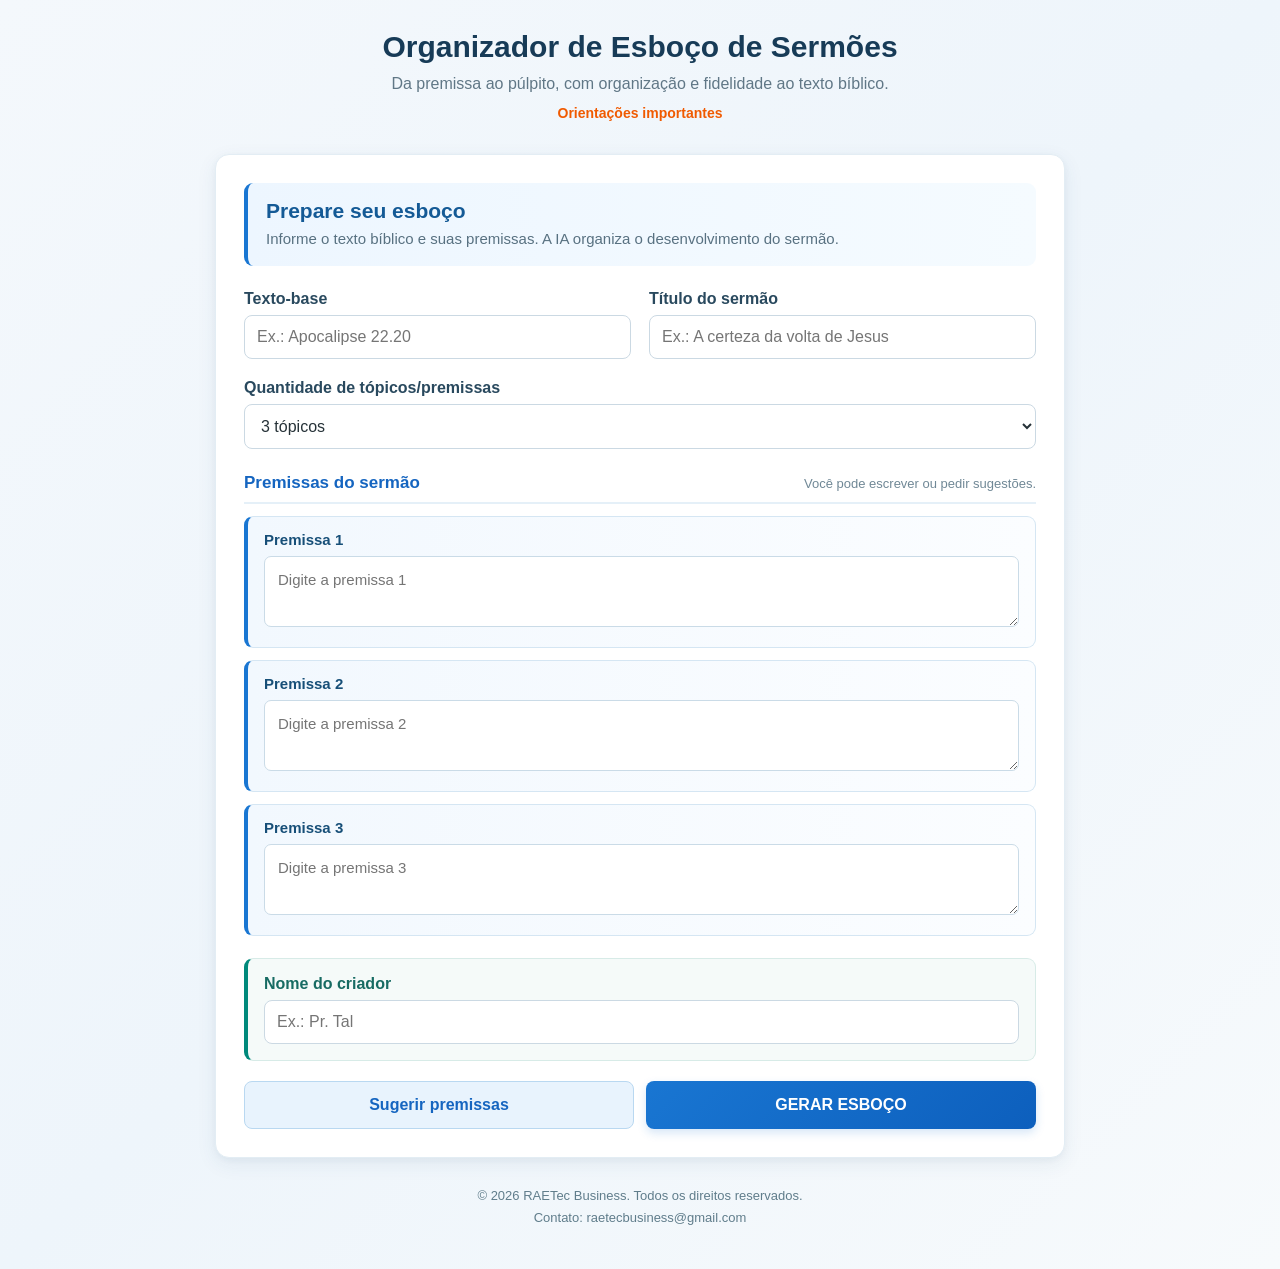
<file: Frontend/index.html>
<!DOCTYPE html>
<html lang="pt-BR">

<head>
    <meta charset="UTF-8">
    <meta name="viewport" content="width=device-width, initial-scale=1.0">

    <title>Organizador de Esboço de Sermões</title>

    <link rel="stylesheet" href="style.css">
</head>

<body>

    <main class="container">

        <!-- =====================================================
             CABEÇALHO
        ====================================================== -->

        <header class="cabecalho">

            <div class="marca">
                <span class="marca-linha"></span>

                <div>
                    <h1>Organizador de Esboço de Sermões</h1>

                    <p class="subtitulo">
                        Da premissa ao púlpito, com organização e fidelidade ao texto bíblico.

                        <a href="orientacoes.html" class="link-orientacoes"> 
                            Orientações importantes  
                        </a>
                    </p>
                </div>
            </div>

        </header>


        <!-- =====================================================
             FORMULÁRIO
        ====================================================== -->

        <section class="formulario">

            <div class="cabecalho-formulario">
                <h2>Prepare seu esboço</h2>

                <p>
                    Informe o texto bíblico e suas premissas.
                    A IA organiza o desenvolvimento do sermão.
                </p>
            </div>


            <!-- TEXTO-BASE + TÍTULO -->

            <div class="linha-campos">

                <div class="campo">
                    <label for="textoBase">
                        Texto-base
                    </label>

                    <input
                        type="text"
                        id="textoBase"
                        placeholder="Ex.: Apocalipse 22.20"
                    >
                </div>


                <div class="campo">
                    <label for="titulo">
                        Título do sermão
                    </label>

                    <input
                        type="text"
                        id="titulo"
                        placeholder="Ex.: A certeza da volta de Jesus"
                    >
                </div>

            </div>


            <!-- QUANTIDADE DE TÓPICOS -->

            <div class="campo campo-quantidade">

                <label for="quantidadeTopicos">
                    Quantidade de tópicos/premissas
                </label>

                <select id="quantidadeTopicos">

                    <option value="1">
                        1 tópico
                    </option>

                    <option value="2">
                        2 tópicos
                    </option>

                    <option value="3" selected>
                        3 tópicos
                    </option>

                    <option value="4">
                        4 tópicos
                    </option>

                    <option value="5">
                        5 tópicos
                    </option>

                    <option value="6">
                        6 tópicos
                    </option>

                </select>

            </div>


            <!-- PREMISSAS -->

            <div class="secao-premissas">

                <div class="titulo-secao">
                    <span>Premissas do sermão</span>

                    <small>
                        Você pode escrever ou pedir sugestões.
                    </small>
                </div>


                <!-- CAMPOS CRIADOS PELO JAVASCRIPT -->

                <div id="premissasContainer"></div>

            </div>


            <!-- CRIADOR -->

            <div class="campo campo-criador">

                <label for="criador">
                    Nome do criador
                </label>

                <input
                    type="text"
                    id="criador"
                    placeholder="Ex.: Pr. Tal"
                >

            </div>


            <!-- BOTÕES -->

            <div class="acoes-formulario">

                <button
                    type="button"
                    id="btnSugerir"
                    class="botao-secundario"
                >
                    Sugerir premissas
                </button>


                <button
                    type="button"
                    id="btnGerar"
                    class="botao-principal"
                >
                    GERAR ESBOÇO
                </button>

            </div>

        </section>


        <!-- =====================================================
             RESULTADO
        ====================================================== -->

        <section
            id="resultado"
            class="resultado"
            style="display: none;"
        >

            <div class="cabecalho-resultado">

                <div>
                    <span class="resultado-etiqueta">
                        Esboço pronto
                    </span>

                    <h2>Esboço Gerado</h2>
                </div>

            </div>


            <!-- TEXTO DO ESBOÇO -->

            <div
                id="conteudoResultado"
                class="conteudo-resultado"
            ></div>


            <!-- EXPORTAR PARA WORD -->

            <div class="acoes-resultado">

                <button
                    type="button"
                    id="btnExportarWord"
                    class="botao-principal"
                    style="display: none;"
                >
                    EXPORTAR PARA WORD
                </button>

            </div>

        </section>


        <!-- =====================================================
             RODAPÉ
        ====================================================== -->

        <footer class="rodape">
    <p>© 2026 RAETec Business. Todos os direitos reservados.</p>
    <p>Contato: raetecbusiness@gmail.com</p>
</footer>

    </main>


    <!-- JAVASCRIPT -->

    <script src="script.js"></script>

</body>

</html>
</file>
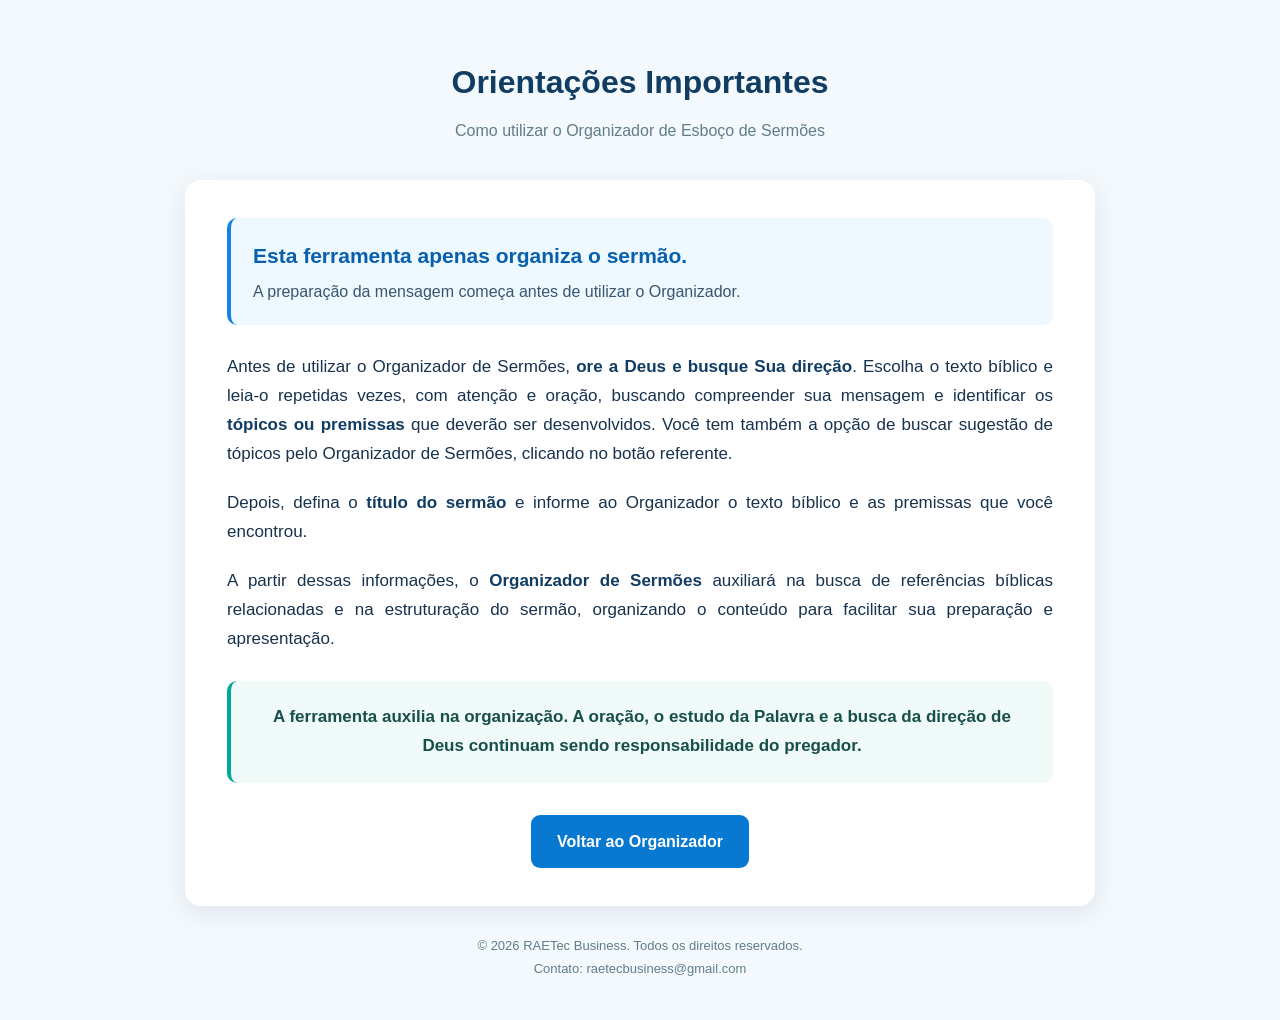
<file: Frontend/orientacoes.html>
<!DOCTYPE html>
<html lang="pt-BR">
<head>
    <meta charset="UTF-8">

    <meta name="viewport" content="width=device-width, initial-scale=1.0">

    <meta
        name="description"
        content="Orientações importantes para utilização do Organizador de Esboço de Sermões."
    >

    <title>Orientações Importantes | Organizador de Esboço de Sermões</title>

    <style>
        * {
            box-sizing: border-box;
            margin: 0;
            padding: 0;
        }

        body {
            font-family: Arial, Helvetica, sans-serif;
            background: #f4f9fd;
            color: #17324d;
            line-height: 1.7;
            min-height: 100vh;
        }

        .pagina {
            width: 100%;
            max-width: 950px;
            margin: 0 auto;
            padding: 55px 20px 30px;
        }

        .cabecalho {
            text-align: center;
            margin-bottom: 35px;
        }

        .cabecalho h1 {
            color: #123d63;
            font-size: 32px;
            margin-bottom: 8px;
        }

        .cabecalho p {
            color: #607d8b;
            font-size: 16px;
        }

        .cartao {
            background: #ffffff;
            border-radius: 16px;
            padding: 38px 42px;
            box-shadow: 0 6px 24px rgba(23, 50, 77, 0.10);
        }

        .destaque {
            background: #eef8ff;
            border-left: 4px solid #1683e2;
            border-radius: 10px;
            padding: 20px 22px;
            margin-bottom: 28px;
        }

        .destaque h2 {
            color: #075fae;
            font-size: 21px;
            margin-bottom: 5px;
        }

        .destaque p {
            color: #38566f;
            margin: 0;
        }

        .conteudo p {
            font-size: 17px;
            margin-bottom: 20px;
            text-align: justify;
        }

        .conteudo strong {
            color: #123d63;
        }

        .mensagem-final {
            margin-top: 28px;
            padding: 22px;
            background: #f0faf8;
            border-left: 4px solid #00a896;
            border-radius: 10px;
            font-size: 17px;
            font-weight: 600;
            color: #174f4a;
            text-align: center;
        }

        .area-botao {
            text-align: center;
            margin-top: 32px;
        }

        .botao-voltar {
            display: inline-block;
            background: #0879d1;
            color: #ffffff;
            text-decoration: none;
            font-weight: 700;
            font-size: 16px;
            padding: 13px 26px;
            border-radius: 9px;
            transition: 0.2s ease;
        }

        .botao-voltar:hover {
            background: #0564ad;
            transform: translateY(-1px);
        }

        .rodape {
            text-align: center;
            color: #607d8b;
            font-size: 13px;
            line-height: 1.6;
            padding: 30px 10px 10px;
        }

        .rodape p {
            margin: 0;
        }

        .rodape p + p {
            margin-top: 2px;
        }

        @media (max-width: 700px) {
            .pagina {
                padding: 30px 14px 20px;
            }

            .cabecalho h1 {
                font-size: 26px;
            }

            .cabecalho p {
                font-size: 15px;
            }

            .cartao {
                padding: 25px 20px;
                border-radius: 12px;
            }

            .conteudo p {
                font-size: 16px;
                text-align: left;
            }

            .destaque {
                padding: 18px;
            }

            .destaque h2 {
                font-size: 19px;
            }

            .mensagem-final {
                font-size: 16px;
                padding: 18px;
            }

            .botao-voltar {
                width: 100%;
                padding: 14px;
            }

            .rodape {
                padding: 20px 5px 8px;
                font-size: 12px;
            }
        }

        @media (max-width: 400px) {
            .pagina {
                padding-left: 10px;
                padding-right: 10px;
            }

            .cabecalho h1 {
                font-size: 23px;
            }

            .cartao {
                padding: 22px 16px;
            }
        }
    </style>
</head>

<body>

    <main class="pagina">

        <header class="cabecalho">
            <h1>Orientações Importantes</h1>
            <p>Como utilizar o Organizador de Esboço de Sermões</p>
        </header>

        <section class="cartao">

            <div class="destaque">
                <h2>Esta ferramenta apenas organiza o sermão.</h2>
                <p>
                    A preparação da mensagem começa antes de utilizar o Organizador.
                </p>
            </div>

            <div class="conteudo">

                <p>
                    Antes de utilizar o Organizador de Sermões,
                    <strong>ore a Deus e busque Sua direção</strong>.
                    Escolha o texto bíblico e leia-o repetidas vezes, com atenção
                    e oração, buscando compreender sua mensagem e identificar os
                    <strong>tópicos ou premissas</strong> que deverão ser desenvolvidos. Você tem também a opção de buscar sugestão de tópicos pelo Organizador de Sermões, clicando no botão referente.
                </p>

                <p>
                    Depois, defina o <strong>título do sermão</strong> e informe ao
                    Organizador o texto bíblico e as premissas que você encontrou.
                </p>

                <p>
                    A partir dessas informações, o
                    <strong>Organizador de Sermões</strong> auxiliará na busca de
                    referências bíblicas relacionadas e na estruturação do sermão,
                    organizando o conteúdo para facilitar sua preparação e apresentação.
                </p>

                <div class="mensagem-final">
                    A ferramenta auxilia na organização. A oração, o estudo da Palavra
                    e a busca da direção de Deus continuam sendo responsabilidade
                    do pregador.
                </div>

            </div>

            <div class="area-botao">
                <a href="index.html" class="botao-voltar">
                    Voltar ao Organizador
                </a>
            </div>

        </section>

        <footer class="rodape">
            <p>© 2026 RAETec Business. Todos os direitos reservados.</p>
            <p>Contato: raetecbusiness@gmail.com</p>
        </footer>

    </main>

</body>
</html>
</file>
<file: Frontend/style.css>
/* =====================================================
   CONFIGURAÇÕES GERAIS
===================================================== */

* {
    box-sizing: border-box;
    margin: 0;
    padding: 0;
}

body {
    font-family: Arial, Helvetica, sans-serif;
    background: linear-gradient(
        135deg,
        #f4f8fc 0%,
        #eef5fb 50%,
        #f7fafc 100%
    );
    color: #263238;
    min-height: 100vh;
    padding: 30px 15px;
}


/* =====================================================
   CONTAINER PRINCIPAL
===================================================== */

.container {
    width: 100%;
    max-width: 850px;
    margin: 0 auto;
}


/* =====================================================
   CABEÇALHO PRINCIPAL
===================================================== */

header {
    text-align: center;
    margin-bottom: 30px;
}

header h1 {
    font-size: 30px;
    margin-bottom: 8px;
    color: #173b57;
    font-weight: 700;
}

.subtitulo {
    color: #607786;
    font-size: 16px;
    line-height: 1.5;
}


/* =====================================================
   FORMULÁRIO E RESULTADO
===================================================== */

.formulario,
.resultado {
    background: #ffffff;
    border: 1px solid #e3edf4;
    border-radius: 14px;
    padding: 28px;
    box-shadow:
        0 6px 20px rgba(33, 78, 112, 0.08),
        0 2px 6px rgba(33, 78, 112, 0.04);
}


/* =====================================================
   CABEÇALHO DO FORMULÁRIO
===================================================== */

.cabecalho-formulario {
    margin-bottom: 24px;
    padding: 15px 18px;
    background: linear-gradient(
        90deg,
        #edf6ff,
        #f5fbff
    );
    border-left: 4px solid #1976d2;
    border-radius: 9px;
}

.cabecalho-formulario h2 {
    font-size: 21px;
    line-height: 1.2;
    margin: 0 0 5px 0;
    font-weight: 700;
    color: #145a96;
}

.cabecalho-formulario p {
    margin: 0;
    font-size: 15px;
    line-height: 1.5;
    color: #587181;
}


/* =====================================================
   CAMPOS DO FORMULÁRIO
===================================================== */

.campo {
    margin-bottom: 20px;
}

.campo label {
    display: block;
    font-weight: 700;
    margin-bottom: 7px;
    color: #29495e;
}

.campo input,
.campo textarea,
.campo select,
select {
    width: 100%;
    padding: 12px;
    border: 1px solid #cbd9e3;
    border-radius: 8px;
    font-size: 16px;
    font-family: inherit;
    background: #ffffff;
    color: #263238;
    transition:
        border-color 0.2s ease,
        box-shadow 0.2s ease,
        background-color 0.2s ease;
}

.campo input:hover,
.campo textarea:hover,
.campo select:hover,
select:hover {
    border-color: #9eb9cb;
}

.campo textarea {
    min-height: 85px;
    resize: vertical;
}

.campo input:focus,
.campo textarea:focus,
.campo select:focus,
select:focus {
    outline: none;
    border-color: #1976d2;
    box-shadow: 0 0 0 3px rgba(25, 118, 210, 0.12);
    background: #ffffff;
}


/* =====================================================
   TEXTO-BASE E TÍTULO
===================================================== */

.linha-campos {
    display: grid;
    grid-template-columns: 1fr 1fr;
    gap: 18px;
}

.linha-campos .campo {
    margin-bottom: 20px;
}


/* =====================================================
   QUANTIDADE DE TÓPICOS
===================================================== */

.campo-quantidade {
    margin-bottom: 24px;
}


/* =====================================================
   CABEÇALHO DAS PREMISSAS
===================================================== */

.secao-premissas {
    margin-top: 4px;
    margin-bottom: 20px;
}

.titulo-secao {
    display: flex;
    align-items: baseline;
    justify-content: space-between;
    gap: 15px;
    margin-bottom: 12px;
    padding-bottom: 9px;
    border-bottom: 2px solid #e5f0f8;
}

.titulo-secao span {
    font-size: 17px;
    font-weight: 700;
    color: #1565c0;
}

.titulo-secao small {
    font-size: 13px;
    font-weight: normal;
    color: #708896;
}


/* =====================================================
   PREMISSAS
===================================================== */

#premissasContainer {
    margin-top: 0;
}

.premissa {
    background: linear-gradient(
        90deg,
        #f2f8fe 0%,
        #fbfdff 100%
    );

    border: 1px solid #d5e6f3;
    border-left: 4px solid #1976d2;

    border-radius: 9px;

    padding: 14px 16px 16px;
    margin-bottom: 12px;

    transition:
        border-color 0.2s ease,
        box-shadow 0.2s ease,
        transform 0.15s ease;
}

.premissa:hover {
    border-color: #a9cce5;
    border-left-color: #0d6efd;

    box-shadow:
        0 4px 12px rgba(25, 118, 210, 0.07);
}

.premissa label {
    display: block;
    font-weight: 700;
    font-size: 15px;
    margin-bottom: 8px;
    color: #174f78;
}

.premissa textarea {
    width: 100%;
    min-height: 68px;

    padding: 12px 13px;

    border: 1px solid #cadbe7;
    border-radius: 7px;

    font-size: 15px;
    line-height: 1.5;

    font-family: inherit;
    resize: vertical;

    background: #ffffff;
    color: #263238;

    transition:
        border-color 0.2s ease,
        box-shadow 0.2s ease;
}

.premissa textarea:focus {
    outline: none;

    border-color: #1976d2;

    box-shadow:
        0 0 0 3px rgba(25, 118, 210, 0.12);
}


/* =====================================================
   CRIADOR
===================================================== */

.campo-criador {
    margin-top: 22px;
    margin-bottom: 20px;

    padding: 16px;

    background: #f5faf9;

    border: 1px solid #d7ebe7;
    border-left: 4px solid #00897b;

    border-radius: 9px;
}

.campo-criador label {
    color: #176b63;
}

.campo-criador input:focus {
    border-color: #00897b;

    box-shadow:
        0 0 0 3px rgba(0, 137, 123, 0.11);
}


/* =====================================================
   BOTÕES
===================================================== */

button {
    width: 100%;

    border: none;
    border-radius: 8px;

    padding: 14px;

    font-size: 16px;
    font-weight: 700;

    cursor: pointer;

    margin-top: 10px;

    font-family: inherit;

    transition:
        background-color 0.2s ease,
        box-shadow 0.2s ease,
        transform 0.1s ease;
}

button:active {
    transform: translateY(1px);
}

button:disabled {
    opacity: 0.6;
    cursor: not-allowed;
    transform: none;
}


/* =====================================================
   BOTÃO PRINCIPAL
===================================================== */

.botao-principal {
    background: linear-gradient(
        135deg,
        #1976d2,
        #0d5fbd
    );

    color: #ffffff;

    box-shadow:
        0 4px 10px rgba(25, 118, 210, 0.18);
}

.botao-principal:hover {
    background: linear-gradient(
        135deg,
        #1565c0,
        #0a55aa
    );

    box-shadow:
        0 6px 14px rgba(25, 118, 210, 0.25);
}


/* =====================================================
   BOTÃO SECUNDÁRIO
===================================================== */

.botao-secundario {
    background: #e8f3fd;
    color: #1565c0;

    border: 1px solid #b9d8f1;
}

.botao-secundario:hover {
    background: #d8ecfc;
    border-color: #90c2e8;
}


/* =====================================================
   ÁREA DOS BOTÕES DO FORMULÁRIO
===================================================== */

.acoes-formulario {
    display: grid;
    grid-template-columns: 1fr 1fr;
    gap: 12px;
    margin-top: 4px;
}

.acoes-formulario button {
    margin-top: 0;
}


/* =====================================================
   RESULTADO
===================================================== */

.resultado {
    margin-top: 25px;
}

.cabecalho-resultado {
    padding: 14px 16px 18px;

    margin-bottom: 22px;

    background: linear-gradient(
        90deg,
        #eef7ff,
        #f8fbfd
    );

    border-left: 4px solid #1976d2;
    border-radius: 8px;
}

.cabecalho-resultado h2 {
    margin: 5px 0 0;

    color: #174f78;

    font-size: 24px;
}

.resultado-etiqueta {
    display: inline-block;

    font-size: 12px;
    font-weight: 700;

    text-transform: uppercase;

    letter-spacing: 0.6px;

    color: #00897b;
}

#conteudoResultado {
    line-height: 1.7;
}

.conteudo-resultado {
    color: #263238;
}


/* =====================================================
   TEXTO DO ESBOÇO
===================================================== */

.texto-esboco {
    white-space: normal;

    line-height: 1.65;

    font-size: 16px;

    color: #263238;
}

.texto-esboco h2 {
    font-size: 25px;

    text-align: center;

    margin: 5px 0 20px;

    color: #174f78;
}

.texto-esboco h3 {
    font-size: 19px;

    margin-top: 28px;
    margin-bottom: 8px;

    color: #1565c0;
}

.texto-esboco h4 {
    font-size: 17px;

    margin-top: 18px;
    margin-bottom: 5px;

    color: #176b63;
}

.texto-esboco strong {
    color: #174f78;
}


/* =====================================================
   IDENTIFICAÇÃO FINAL
===================================================== */

.identificacao-final {
    margin-top: 28px;

    padding: 18px;

    border-top: 2px solid #dcecf6;

    background: #f7fbfe;

    border-radius: 8px;

    line-height: 1.6;
}

.identificacao-final strong {
    color: #176b63;
}


/* =====================================================
   EXPORTAÇÃO PARA WORD
===================================================== */

.acoes-resultado {
    margin-top: 25px;
}

/*
   O botão de exportação recebe uma cor diferente
   para facilitar a identificação da ação.
*/

#btnExportarWord {
    margin-top: 0;

    background: linear-gradient(
        135deg,
        #009688,
        #00796b
    );

    color: #ffffff;

    box-shadow:
        0 4px 10px rgba(0, 137, 123, 0.18);
}

#btnExportarWord:hover {
    background: linear-gradient(
        135deg,
        #00897b,
        #00695c
    );

    box-shadow:
        0 6px 14px rgba(0, 137, 123, 0.25);
}


/* =====================================================
   CARREGAMENTO
===================================================== */

.carregando {
    text-align: center;

    padding: 30px 10px;

    color: #1565c0;

    font-weight: 600;
}


/* =====================================================
   ERROS
===================================================== */

.erro {
    background: #fff4f4;

    border: 1px solid #efb8b8;
    border-left: 4px solid #d64545;

    color: #8a2e2e;

    border-radius: 8px;

    padding: 18px;
}


/* =====================================================
   RODAPÉ
===================================================== */

/* =====================================================
   RODAPÉ
===================================================== */

.rodape {
    text-align: center;
    color: #607d8b;
    font-size: 13px;
    line-height: 1.6;
    padding: 28px 10px 10px;
}

.rodape p {
    margin: 0;
}

.rodape p + p {
    margin-top: 2px;
}

/* =====================================================
   RESPONSIVIDADE
===================================================== */

@media (max-width: 700px) {

    body {
        padding: 18px 10px;
    }

    .formulario,
    .resultado {
        padding: 20px 16px;
    }

    header {
        margin-bottom: 22px;
    }

    header h1 {
        font-size: 24px;
    }

    .subtitulo {
        font-size: 14px;
    }

    .linha-campos {
        grid-template-columns: 1fr;
        gap: 0;
    }

    .titulo-secao {
        display: block;
    }

    .titulo-secao small {
        display: block;
        margin-top: 4px;
    }

    .acoes-formulario {
        grid-template-columns: 1fr;
        gap: 10px;
    }

    .premissa {
        padding: 13px;
    }

    .cabecalho-formulario {
        padding: 14px;
    }

    .cabecalho-formulario h2 {
        font-size: 20px;
    }

    .cabecalho-resultado h2 {
        font-size: 21px;
    }

    .campo-criador {
        padding: 14px;
    }
}

/* =====================================================
   RESPONSIVIDADE COMPLETA PARA CELULAR
   Adicionar no FINAL do style.css
===================================================== */

/* Impede estouro lateral em qualquer tela */
html,
body {
    width: 100%;
    max-width: 100%;
    overflow-x: hidden;
}

img,
svg {
    max-width: 100%;
}


/* =====================================================
   TABLETS E CELULARES
===================================================== */

@media (max-width: 700px) {

    body {
        padding: 12px 8px;
        background: linear-gradient(
            180deg,
            #f1f7fc 0%,
            #f7fafc 100%
        );
    }

    .container {
        width: 100%;
        max-width: 100%;
        margin: 0 auto;
    }


    /* CABEÇALHO */

    header {
        margin-bottom: 18px;
        padding: 4px 6px;
    }

    header h1 {
        font-size: 23px;
        line-height: 1.2;
        margin-bottom: 6px;
    }

    .subtitulo {
        font-size: 14px;
        line-height: 1.4;
        padding: 0 8px;
    }


    /* CARTÕES PRINCIPAIS */

    .formulario,
    .resultado {
        width: 100%;
        padding: 18px 14px;
        border-radius: 12px;
        box-shadow:
            0 4px 14px rgba(33, 78, 112, 0.08);
    }


    /* PREPARE SEU ESBOÇO */

    .cabecalho-formulario {
        padding: 13px 14px;
        margin-bottom: 20px;
        border-left-width: 3px;
    }

    .cabecalho-formulario h2 {
        font-size: 19px;
        line-height: 1.25;
        margin-bottom: 5px;
    }

    .cabecalho-formulario p {
        font-size: 14px;
        line-height: 1.4;
    }


    /* TEXTO-BASE E TÍTULO
       Um abaixo do outro no celular */

    .linha-campos {
        display: block;
    }

    .linha-campos .campo {
        width: 100%;
    }


    /* CAMPOS */

    .campo {
        width: 100%;
        margin-bottom: 17px;
    }

    .campo label {
        font-size: 15px;
        margin-bottom: 6px;
    }

    .campo input,
    .campo textarea,
    .campo select,
    select {
        width: 100%;
        max-width: 100%;
        min-height: 48px;

        padding: 12px;

        font-size: 16px;

        border-radius: 8px;
    }


    /* Mantém 16px para evitar zoom automático
       em alguns navegadores de celular */

    input,
    textarea,
    select,
    button {
        font-size: 16px;
    }


    /* QUANTIDADE */

    .campo-quantidade {
        margin-bottom: 21px;
    }


    /* CABEÇALHO DAS PREMISSAS */

    .titulo-secao {
        display: block;
        padding-bottom: 9px;
        margin-bottom: 12px;
    }

    .titulo-secao span {
        display: block;
        font-size: 16px;
    }

    .titulo-secao small {
        display: block;
        margin-top: 4px;
        font-size: 13px;
        line-height: 1.35;
    }


    /* PREMISSAS */

    #premissasContainer {
        width: 100%;
    }

    .premissa {
        width: 100%;

        padding: 12px;

        margin-bottom: 11px;

        border-radius: 8px;
        border-left-width: 4px;
    }

    .premissa label {
        font-size: 15px;
        margin-bottom: 7px;
    }

    .premissa textarea {
        width: 100%;
        max-width: 100%;

        min-height: 80px;

        padding: 11px;

        font-size: 16px;
        line-height: 1.45;

        border-radius: 7px;
    }


    /* CRIADOR */

    .campo-criador {
        width: 100%;

        margin-top: 18px;
        margin-bottom: 18px;

        padding: 13px;

        border-radius: 8px;
    }

    .campo-criador input {
        width: 100%;
    }


    /* BOTÕES
       Um abaixo do outro no celular */

    .acoes-formulario {
        display: flex;
        flex-direction: column;
        gap: 10px;

        width: 100%;
    }

    .acoes-formulario button {
        width: 100%;
        min-height: 50px;

        margin: 0;

        padding: 14px 12px;

        border-radius: 8px;

        font-size: 15px;
    }

    #btnGerar {
        order: 1;
    }

    #btnSugerir {
        order: 2;
    }


    /* RESULTADO */

    .resultado {
        margin-top: 18px;
    }

    .cabecalho-resultado {
        padding: 12px 13px;
        margin-bottom: 18px;
    }

    .cabecalho-resultado h2 {
        font-size: 20px;
        line-height: 1.3;
    }

    .resultado-etiqueta {
        font-size: 11px;
    }


    /* TEXTO DO SERMÃO */

    #conteudoResultado {
        width: 100%;
        overflow-wrap: break-word;
        word-wrap: break-word;
    }

    .texto-esboco {
        width: 100%;

        font-size: 16px;
        line-height: 1.65;

        overflow-wrap: break-word;
        word-break: normal;
    }

    .texto-esboco h2 {
        font-size: 21px;
        line-height: 1.3;

        margin: 5px 0 18px;
    }

    .texto-esboco h3 {
        font-size: 18px;
        line-height: 1.35;

        margin-top: 23px;
    }

    .texto-esboco h4 {
        font-size: 16px;
        line-height: 1.4;
    }


    /* CRIADOR E DATA NO RESULTADO */

    .identificacao-final {
        margin-top: 22px;
        padding: 14px;

        font-size: 14px;
        line-height: 1.6;
    }


    /* EXPORTAR PARA WORD */

    .acoes-resultado {
        width: 100%;
        margin-top: 18px;
    }

    #btnExportarWord {
        width: 100%;
        min-height: 50px;

        padding: 14px 10px;

        font-size: 15px;
    }


    /* RODAPÉ */

    .rodape {
        padding: 20px 5px 8px;

        font-size: 12px;
    }
}


/* =====================================================
   CELULARES PEQUENOS
===================================================== */

@media (max-width: 400px) {

    body {
        padding: 8px 6px;
    }

    header h1 {
        font-size: 21px;
    }

    .subtitulo {
        font-size: 13px;
    }

    .formulario,
    .resultado {
        padding: 15px 11px;
        border-radius: 10px;
    }

    .cabecalho-formulario {
        padding: 12px;
    }

    .cabecalho-formulario h2 {
        font-size: 18px;
    }

    .cabecalho-formulario p {
        font-size: 13px;
    }

    .campo label,
    .premissa label {
        font-size: 14px;
    }

    .premissa {
        padding: 10px;
    }

    .premissa textarea {
        min-height: 78px;
    }

    .texto-esboco {
        font-size: 15px;
        line-height: 1.6;
    }

    .texto-esboco h2 {
        font-size: 20px;
    }
}

/* Link para orientações importantes */
/* Link para orientações importantes */
.link-orientacoes {
    display: block;
    width: fit-content;
    margin: 7px auto 0;
    color: #f05a00;
    font-size: 14px;
    font-weight: 700;
    text-decoration: none;
}

.link-orientacoes:hover {
    color: #c94700;
    text-decoration: underline;
}
</file>
